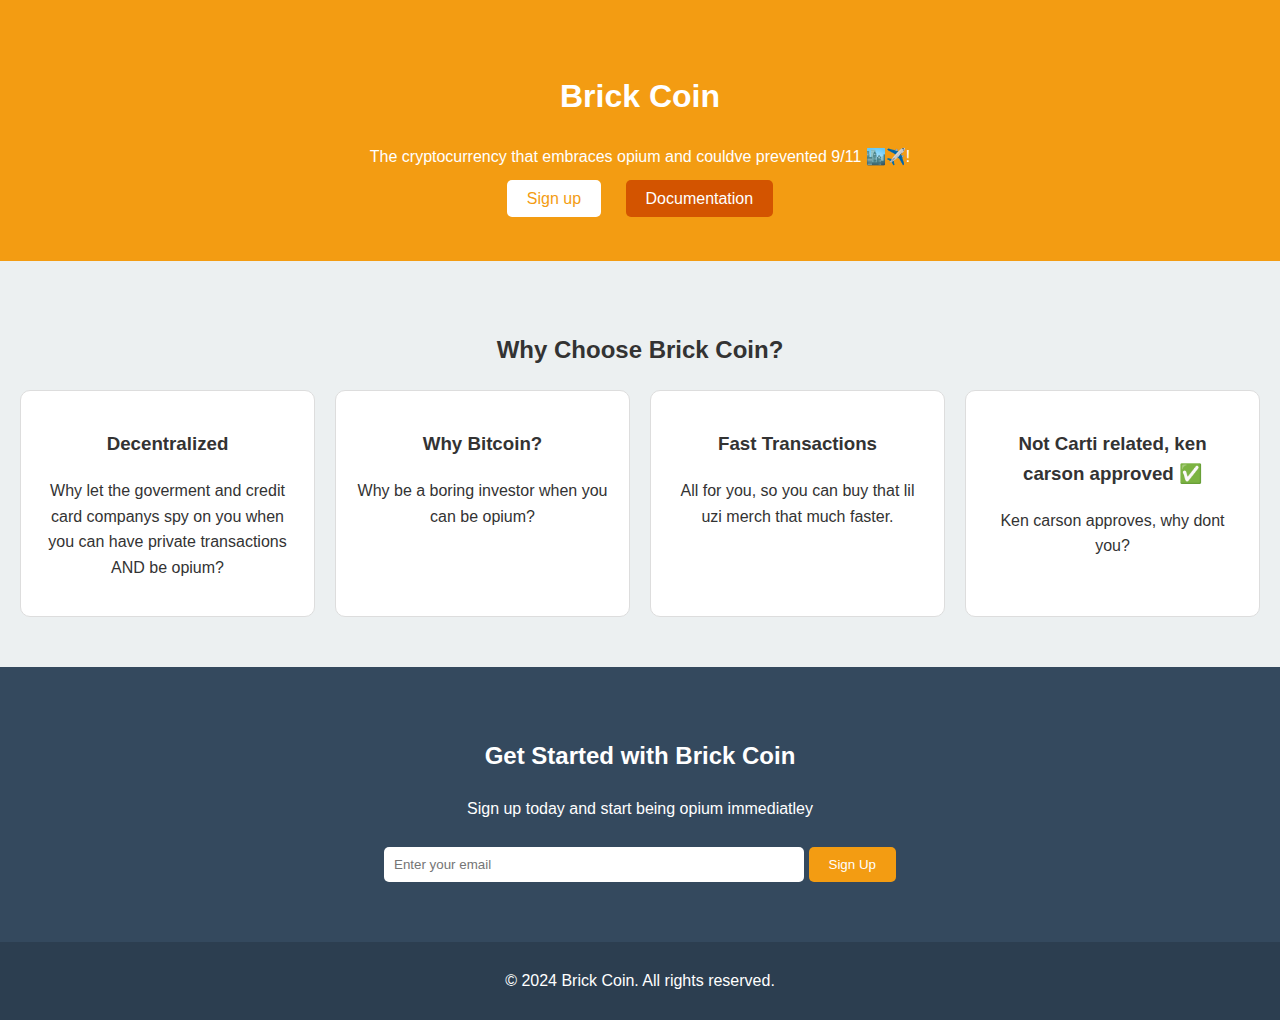
<file: index.html>
<!DOCTYPE html>
<html lang="en">
<head>
    <meta charset="UTF-8">
    <meta name="viewport" content="width=device-width, initial-scale=1.0">
    <title>Brick Coin - Be opium gang</title>
    <link rel="stylesheet" href="styles.css">
</head>
<body>
    <header class="hero">
        <div class="container">
            <h1>Brick Coin</h1>
            <p>The cryptocurrency that embraces opium and couldve prevented 9/11 🏙️✈️!</p>
            <a href="#signup" class="btn">Sign up</a>
            <a href="/Docs" class="btn btn-alt">Documentation</a>
        </div>
    </header>

    <main>
        <section id="features" class="features">
            <h2>Why Choose Brick Coin?</h2>
            <div class="feature-grid">
                <div class="feature">
                    <h3>Decentralized</h3>
                    <p>Why let the goverment and credit card companys spy on you when you can have private transactions AND be opium?</p>
                </div>
                <div class="feature">
                    <h3>Why Bitcoin?</h3>
                    <p>Why be a boring investor when you can be opium?</p>
                </div>
                <div class="feature">
                    <h3>Fast Transactions</h3>
                    <p>All for you, so you can buy that lil uzi merch that much faster.</p>
                </div>
                <div class="feature">
                    <h3>Not Carti related, ken carson approved ✅</h3>
                    <p>Ken carson approves, why dont you?</p>
                </div>
            </div>
        </section>

        <section id="signup" class="signup">
            <h2>Get Started with Brick Coin</h2>
            <p>Sign up today and start being opium immediatley</p>
            <form>
                <input type="email" placeholder="Enter your email" required>
                <button type="submit" class="btn">Sign Up</button>
            </form>
        </section>
    </main>

    <footer>
        <p>&copy; 2024 Brick Coin. All rights reserved.</p>
    </footer>
</body>
</html>
</file>
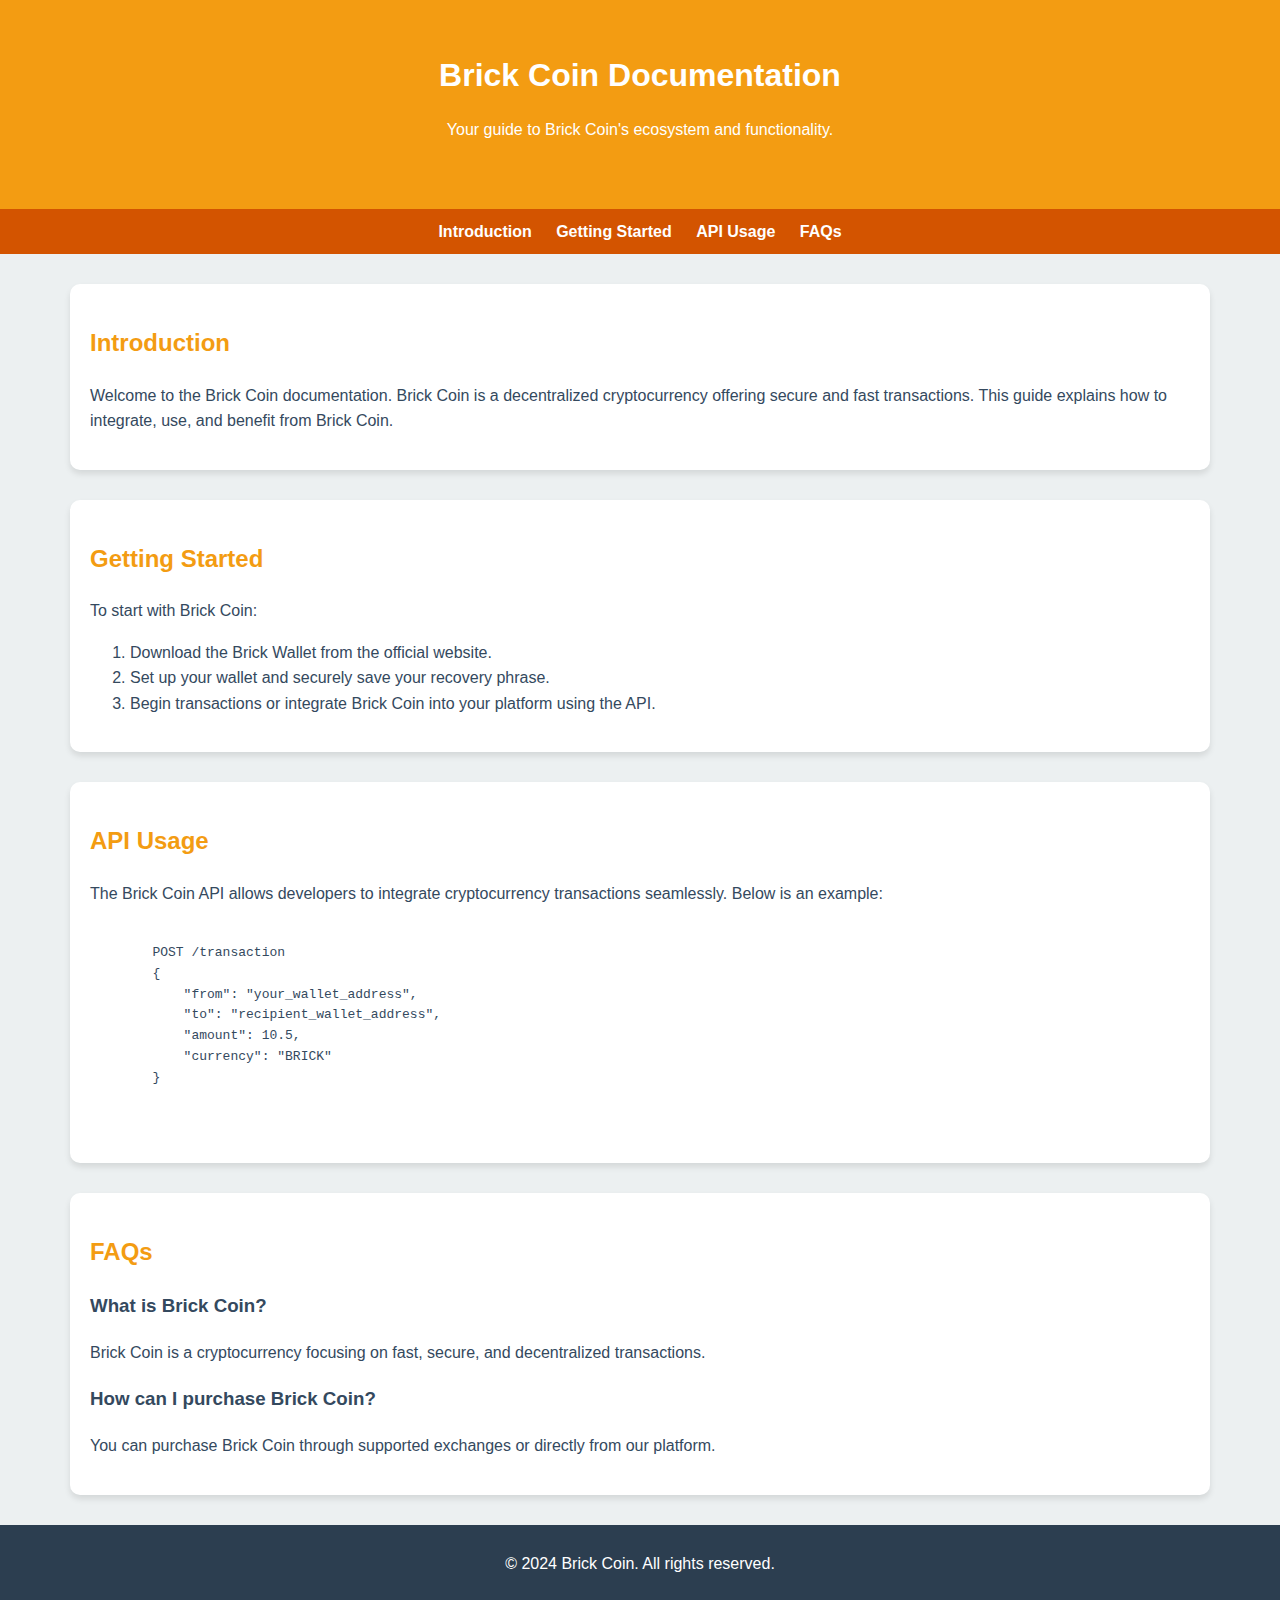
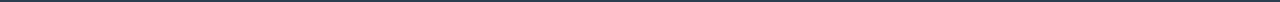
<file: Docs/index.html>
<!DOCTYPE html>
<html lang="en">
<head>
    <meta charset="UTF-8">
    <meta name="viewport" content="width=device-width, initial-scale=1.0">
    <title>Brick Coin Documentation</title>
    <link rel="stylesheet" href="styles.css">
</head>
<body>

<header>
    <h1>Brick Coin Documentation</h1>
    <p>Your guide to Brick Coin's ecosystem and functionality.</p>
</header>

<nav>
    <a href="#introduction">Introduction</a>
    <a href="#getting-started">Getting Started</a>
    <a href="#api">API Usage</a>
    <a href="#faq">FAQs</a>
</nav>

<section id="introduction">
    <h2>Introduction</h2>
    <p>
        Welcome to the Brick Coin documentation. Brick Coin is a decentralized cryptocurrency offering secure and 
        fast transactions. This guide explains how to integrate, use, and benefit from Brick Coin.
    </p>
</section>

<section id="getting-started">
    <h2>Getting Started</h2>
    <p>
        To start with Brick Coin:
    </p>
    <ol>
        <li>Download the Brick Wallet from the official website.</li>
        <li>Set up your wallet and securely save your recovery phrase.</li>
        <li>Begin transactions or integrate Brick Coin into your platform using the API.</li>
    </ol>
</section>

<section id="api">
    <h2>API Usage</h2>
    <p>
        The Brick Coin API allows developers to integrate cryptocurrency transactions seamlessly. Below is an example:
    </p>
    <pre>
        <code>
        POST /transaction
        {
            "from": "your_wallet_address",
            "to": "recipient_wallet_address",
            "amount": 10.5,
            "currency": "BRICK"
        }
        </code>
    </pre>
</section>

<section id="faq">
    <h2>FAQs</h2>
    <h3>What is Brick Coin?</h3>
    <p>Brick Coin is a cryptocurrency focusing on fast, secure, and decentralized transactions.</p>
    
    <h3>How can I purchase Brick Coin?</h3>
    <p>You can purchase Brick Coin through supported exchanges or directly from our platform.</p>
</section>

<footer>
    <p>© 2024 Brick Coin. All rights reserved.</p>
</footer>

</body>
</html>
</file>
<file: styles.css>
/* styles.css */
body {
    font-family: Arial, sans-serif;
    margin: 0;
    padding: 0;
    line-height: 1.6;
    color: #333;
}

header.hero {
    background: #f39c12;
    color: #fff;
    text-align: center;
    padding: 50px 20px;
}

header.hero .btn {
    background: #fff;
    color: #f39c12;
    padding: 10px 20px;
    margin: 10px;
    text-decoration: none;
    border-radius: 5px;
}

header.hero .btn-alt {
    background: #d35400;
    color: #fff;
}

header.hero .btn:hover {
    opacity: 0.9;
}

.container {
    max-width: 1100px;
    margin: 0 auto;
    padding: 0 20px;
}

.features {
    padding: 50px 20px;
    background: #ecf0f1;
    text-align: center;
}

.features h2 {
    margin-bottom: 20px;
}

.feature-grid {
    display: grid;
    grid-template-columns: repeat(auto-fit, minmax(250px, 1fr));
    gap: 20px;
}

.feature {
    background: #fff;
    border: 1px solid #ddd;
    border-radius: 10px;
    padding: 20px;
}

.signup {
    background: #34495e;
    color: #fff;
    padding: 50px 20px;
    text-align: center;
}

.signup input {
    padding: 10px;
    width: 70%;
    max-width: 400px;
    margin: 10px 0;
    border: none;
    border-radius: 5px;
}

.signup button {
    background: #f39c12;
    color: #fff;
    border: none;
    padding: 10px 20px;
    border-radius: 5px;
    cursor: pointer;
}

footer {
    background: #2c3e50;
    color: #fff;
    text-align: center;
    padding: 10px 20px;
}
</file>
<file: Docs/styles.css>
body {
    font-family: Arial, sans-serif;
    margin: 0;
    padding: 0;
    line-height: 1.6;
    color: #34495e; /* text-dark */
    background: #ecf0f1; /* secondary */
}

header {
    background: #f39c12; /* primary */
    color: #fff; /* text-light */
    text-align: center;
    padding: 50px 20px;
}

header h1 {
    margin: 0;
}

nav {
    background: #d35400; /* primary-dark */
    padding: 10px 20px;
    text-align: center;
}

nav a {
    color: #fff; /* text-light */
    text-decoration: none;
    margin: 0 10px;
    font-weight: bold;
}

nav a:hover {
    text-decoration: underline;
}

section {
    max-width: 1100px;
    margin: 30px auto;
    padding: 20px;
    background: #fff; /* text-light */
    border-radius: 10px;
    box-shadow: 0 4px 6px rgba(0, 0, 0, 0.1);
}

section h2 {
    color: #f39c12; /* primary */
}

footer {
    background: #2c3e50; /* background */
    color: #fff; /* text-light */
    text-align: center;
    padding: 10px 20px;
    margin-top: 20px;
}
</file>
